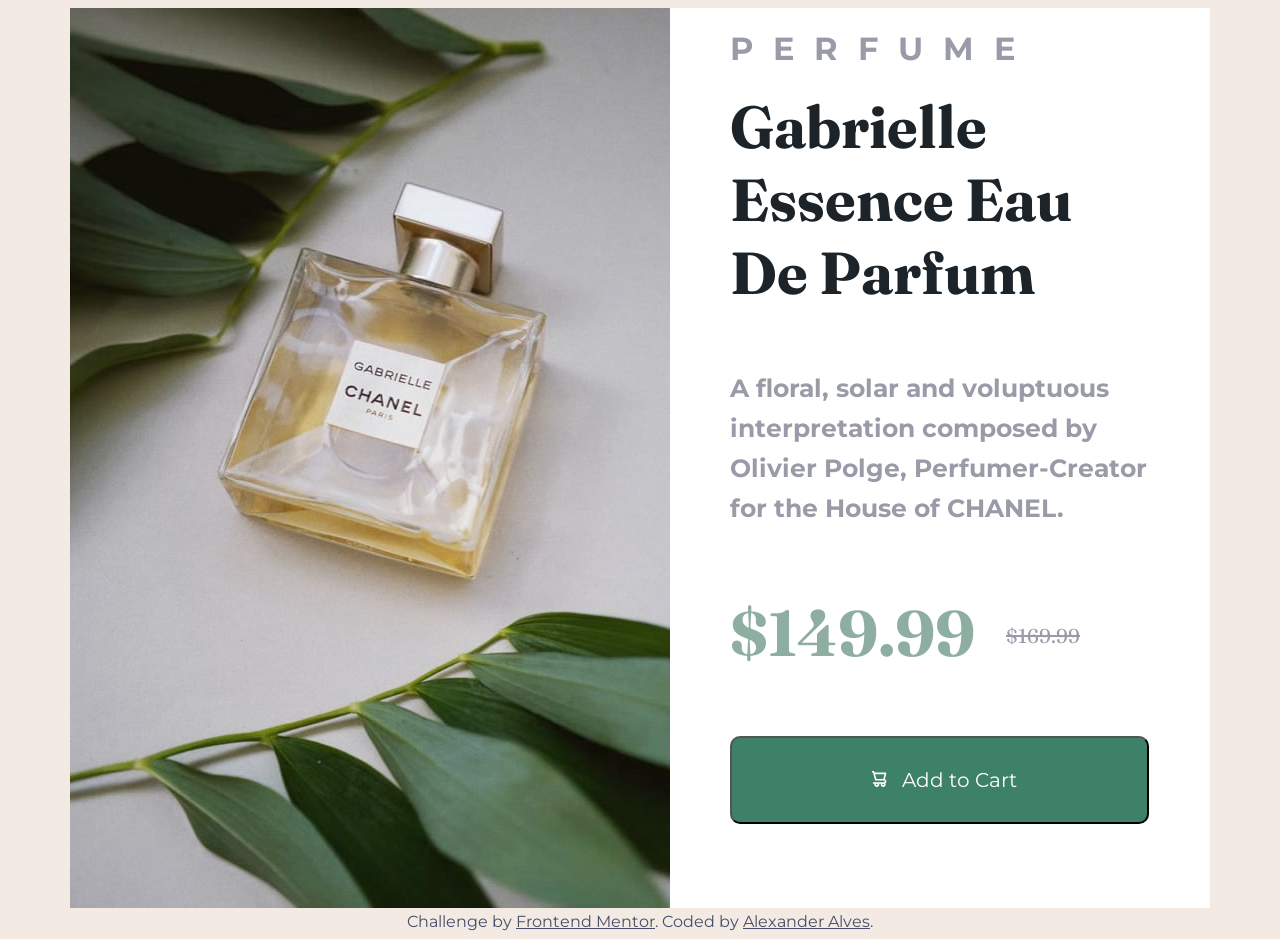
<file: index.html>
<!DOCTYPE html>
<html lang="en">
<head>
    <meta charset="UTF-8">
    <meta http-equiv="X-UA-Compatible" content="IE=edge">
    <meta name="viewport" content="width=device-width, initial-scale=1.0">
    <link rel="shortcut icon" href="images\favicon-32x32.png?=v2" type="image/x-icon">
    <link rel="preconnect" href="https://fonts.googleapis.com">
<link rel="preconnect" href="https://fonts.gstatic.com" crossorigin>
<link href="https://fonts.googleapis.com/css2?family=Fraunces:opsz@9..144&family=Montserrat&display=swap" rel="stylesheet"> 
    <link rel="stylesheet" href="styles.css">
    <title>Gabrielle Essence Eau De Parfum</title>
</head>
<body>
   <main>
    <div class="image">
     <img srcset="images\image-product-desktop.jpg 600px, images\image-product-mobile.jpg 686px"
     sizes="(max-width=375px) 686px, 600px"
     src="images\image-product-desktop.jpg"
     alt="Gabrielle Essence Eau De Parfum">
    </div>
    <div class="text">
        <h1 class="perfume">PERFUME</h1>
        <p class="name">Gabrielle<br>Essence Eau <br> De Parfum</p>
        <p class="description"><strong>A floral, solar and voluptuous interpretation composed by <br>Olivier Polge, Perfumer-Creator <br>for the House of CHANEL.</strong></p>
        <p class="current-price">$149.99</p>
        <p class="previous-price">$169.99</p>
        <button type="button" name="myButton" class="button"> <svg width="15" height="16" xmlns="http://www.w3.org/2000/svg"><path d="M14.383 10.388a2.397 2.397 0 0 0-1.518-2.222l1.494-5.593a.8.8 0 0 0-.144-.695.8.8 0 0 0-.631-.28H2.637L2.373.591A.8.8 0 0 0 1.598 0H0v1.598h.983l1.982 7.4a.8.8 0 0 0 .799.59h8.222a.8.8 0 0 1 0 1.599H1.598a.8.8 0 1 0 0 1.598h.943a2.397 2.397 0 1 0 4.507 0h1.885a2.397 2.397 0 1 0 4.331-.376 2.397 2.397 0 0 0 1.12-2.021ZM11.26 7.99H4.395L3.068 3.196h9.477L11.26 7.991Zm-6.465 6.392a.8.8 0 1 1 0-1.598.8.8 0 0 1 0 1.598Zm6.393 0a.8.8 0 1 1 0-1.598.8.8 0 0 1 0 1.598Z" fill="#FFF"/></svg> Add to Cart</button>
    </div>
   </main>
   <footer>
       <div class="attribution">
    Challenge by <a href="https://www.frontendmentor.io?ref=challenge" target="_blank">Frontend Mentor</a>. 
    Coded by <a href="#">Alexander Alves</a>.
       </div>     
   </footer>
</body>
</html>
</file>
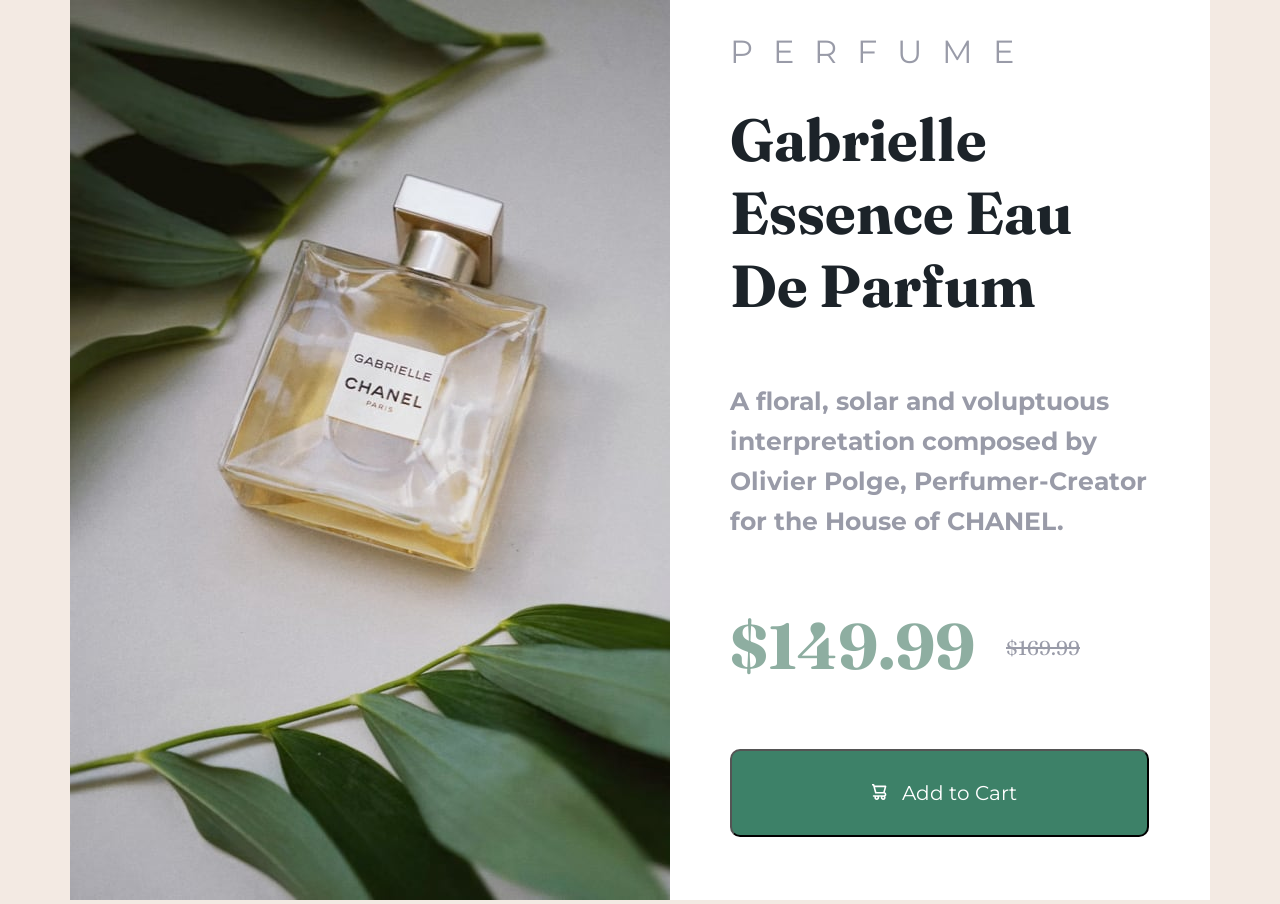
<file: Challenge 1/index.html>
<!DOCTYPE html>
<html lang="en">
<head>
    <meta charset="UTF-8">
    <meta http-equiv="X-UA-Compatible" content="IE=edge">
    <meta name="viewport" content="width=device-width, initial-scale=1.0">
    <link rel="shortcut icon" href="images\favicon-32x32.png?=v2" type="image/x-icon">
    <link rel="preconnect" href="https://fonts.googleapis.com">
<link rel="preconnect" href="https://fonts.gstatic.com" crossorigin>
<link href="https://fonts.googleapis.com/css2?family=Fraunces:opsz@9..144&family=Montserrat&display=swap" rel="stylesheet"> 
    <link rel="stylesheet" href="styles.css">
    <title>Gabrielle Essence Eau De Parfum</title>
</head>
<body>
   <div class="image">
    <img srcset="images\image-product-desktop.jpg 600px, images\image-product-mobile.jpg 686px"
    sizes="(max-width=375px) 686px, 600px"
    src="images\image-product-desktop.jpg"
    alt="Gabrielle Essence Eau De Parfum">
   </div>
    <div class="text">
        <p class="perfume">PERFUME</p>
        <p class="name">Gabrielle<br>Essence Eau <br> De Parfum</p>
        <p class="description"><strong>A floral, solar and voluptuous interpretation composed by <br>Olivier Polge, Perfumer-Creator <br>for the House of CHANEL.</strong></p>
        <p class="current-price">$149.99</p>
        <p class="previous-price">$169.99</p>
        <button type="button" name="myButton" class="button"> <svg width="15" height="16" xmlns="http://www.w3.org/2000/svg"><path d="M14.383 10.388a2.397 2.397 0 0 0-1.518-2.222l1.494-5.593a.8.8 0 0 0-.144-.695.8.8 0 0 0-.631-.28H2.637L2.373.591A.8.8 0 0 0 1.598 0H0v1.598h.983l1.982 7.4a.8.8 0 0 0 .799.59h8.222a.8.8 0 0 1 0 1.599H1.598a.8.8 0 1 0 0 1.598h.943a2.397 2.397 0 1 0 4.507 0h1.885a2.397 2.397 0 1 0 4.331-.376 2.397 2.397 0 0 0 1.12-2.021ZM11.26 7.99H4.395L3.068 3.196h9.477L11.26 7.991Zm-6.465 6.392a.8.8 0 1 1 0-1.598.8.8 0 0 1 0 1.598Zm6.393 0a.8.8 0 1 1 0-1.598.8.8 0 0 1 0 1.598Z" fill="#FFF"/></svg> Add to Cart</button>
    </div>
</body>
</html>
</file>
<file: styles.css>
:root{
    --salmon: #F3EAE3;
    --white: #ffffff;
    --green: #3d8168;
    --grey: #999BA8;
    --darkblue: #1C2329;
    --pastelgreen: #8EAEA1;
    --darkgrey: #474E68;
}
body{
    background-color: var(--salmon);
    display : grid;
    place-items: center;
}
button {    
    color: var(--white);
    background-color: var(--green);
    font-family: 'Montserrat', sans-serif;
    font-size: 20px;
    border-radius: 10px;
    padding: 30px 130px 30px 140px;
    cursor: pointer;
}
button:hover {
    color: var(--white);
    background-color: #1a4031;
}
svg{
    padding-right: 10px;
}
a{
    color: var(--darkgrey)
}
.image{
    margin: none;
    display: inline-block;
    position: relative;
}
.text {
    float: right;
    height: 900px;
    width: 480px;
    background-color: var(--white);
    text-align: left;
    padding-left: 60px;
    color: var(--grey);
    margin: 0;
    position: relative;
}
.perfume{
    font-size: 2rem;
    letter-spacing: 20px;
    font-family: 'Montserrat', sans-serif;
    margin-block-start: none;
    margin-block-end: none;
}
.name {
    font-family: 'Fraunces', serif;
    color: var(--darkblue);
    font-weight: 700;
    font-size: 3.7rem;
    margin-top: 15px;
}
.description{
    font-size: 25px;
    line-height: 40px;
    font-weight: 500;
    font-family: 'Montserrat', sans-serif;
    margin-bottom: 65px;
}
.current-price {
    font-family: 'Fraunces', serif;
    color: var(--pastelgreen);
    font-weight: 700;
    font-size: 4rem;
}
.previous-price {
    font-family: 'Fraunces', serif;
    font-size: 20px;
    position: absolute;
    right: 130px;
    bottom: 240px;
    text-decoration-line: line-through;
}
.attribution{
    font-family: 'Montserrat', sans-serif;
    color: var(--darkgrey);
}
</file>
<file: Challenge 1/styles.css>
body{
    background-color: #F3EAE3;
    align-items: center;
    max-width: max-content;
    max-height: fit-content;
    margin: auto;
}
button {    
    color: #ffffff;
    background-color: #3d8168;
    font-family: 'Montserrat', sans-serif;
    font-size: 20px;
    border-radius: 10px;
    padding: 30px 130px 30px 140px;
    cursor: pointer;
}
button:hover {
    color: #ffffff;
    background-color: #1a4031;
}
svg{
    padding-right: 10px;
}
.image{
    margin: none;
    display: inline-block;
    position: relative;
}
.text {
    float: right;
    height: 900px;
    width: 480px;
    background-color: white;
    text-align: left;
    padding-left: 60px;
    color: #999BA8;
    margin: 0;
    position: relative;
}
.perfume{
    font-size: 2rem;
    letter-spacing: 20px;
    font-family: 'Montserrat', sans-serif;
    margin-block-start: none;
    margin-block-end: none;
}
.name {
    font-family: 'Fraunces', serif;
    color: #1C2329;
    font-weight: 700;
    font-size: 3.7rem;
    margin-top: 15px;
}
.description{
    font-size: 25px;
    line-height: 40px;
    font-weight: 500;
    font-family: 'Montserrat', sans-serif;
    margin-bottom: 65px;
}
.current-price {
    font-family: 'Fraunces', serif;
    color: #8EAEA1;
    font-weight: 700;
    font-size: 4rem;
}
.previous-price {
    font-family: 'Fraunces', serif;
    font-size: 20px;
    position: absolute;
    right: 130px;
    bottom: 220px;
    text-decoration-line: line-through;
}
</file>
